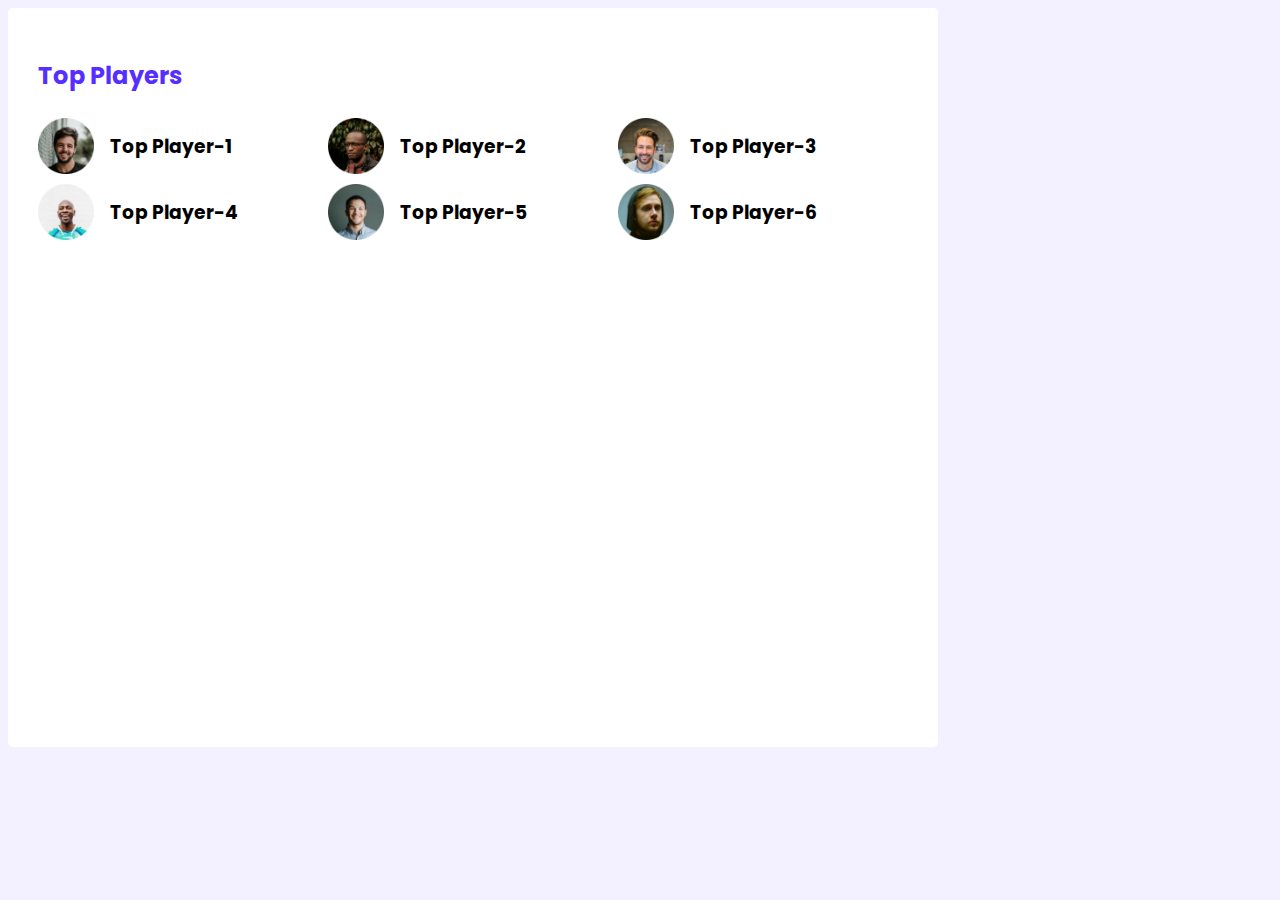
<file: module9-3/index.html>
<!DOCTYPE html>
<html lang="en">
  <head>
    <meta charset="UTF-8" />
    <meta http-equiv="X-UA-Compatible" content="IE=edge" />
    <meta name="viewport" content="width=device-width, initial-scale=1.0" />
    <title>Leader Board CSS3</title>
    <!-- css stylesheet -->
    <link rel="stylesheet" href="css/style.css" />
  </head>
  <body>
    <!-- header start -->
    <header></header>
    <!-- header end -->
    <main>
      <!-- top player & top blog start -->
      <section class="container">
        <div class="top-players">
          <h2 class="section-title">Top Players</h2>
          <div class="players">
            <div class="player">
              <img src="images/players/player-1.png" alt="" />
              <h3 class="player-name">Top Player-1</h3>
            </div>
            <div class="player">
              <img src="images/players/player-2.png" alt="" />
              <h3 class="player-name">Top Player-2</h3>
            </div>
            <div class="player">
              <img src="images/players/player-3.png" alt="" />
              <h3 class="player-name">Top Player-3</h3>
            </div>
            <div class="player">
              <img src="images/players/player-4.png" alt="" />
              <h3 class="player-name">Top Player-4</h3>
            </div>
            <div class="player">
              <img src="images/players/player-5.png" alt="" />
              <h3 class="player-name">Top Player-5</h3>
            </div>
            <div class="player">
              <img src="images/players/player-6.png" alt="" />
              <h3 class="player-name">Top Player-6</h3>
            </div>
          </div>
        </div>
      </section>
      <!-- top player & top blog end -->
    </main>
  </body>
</html>
</file>
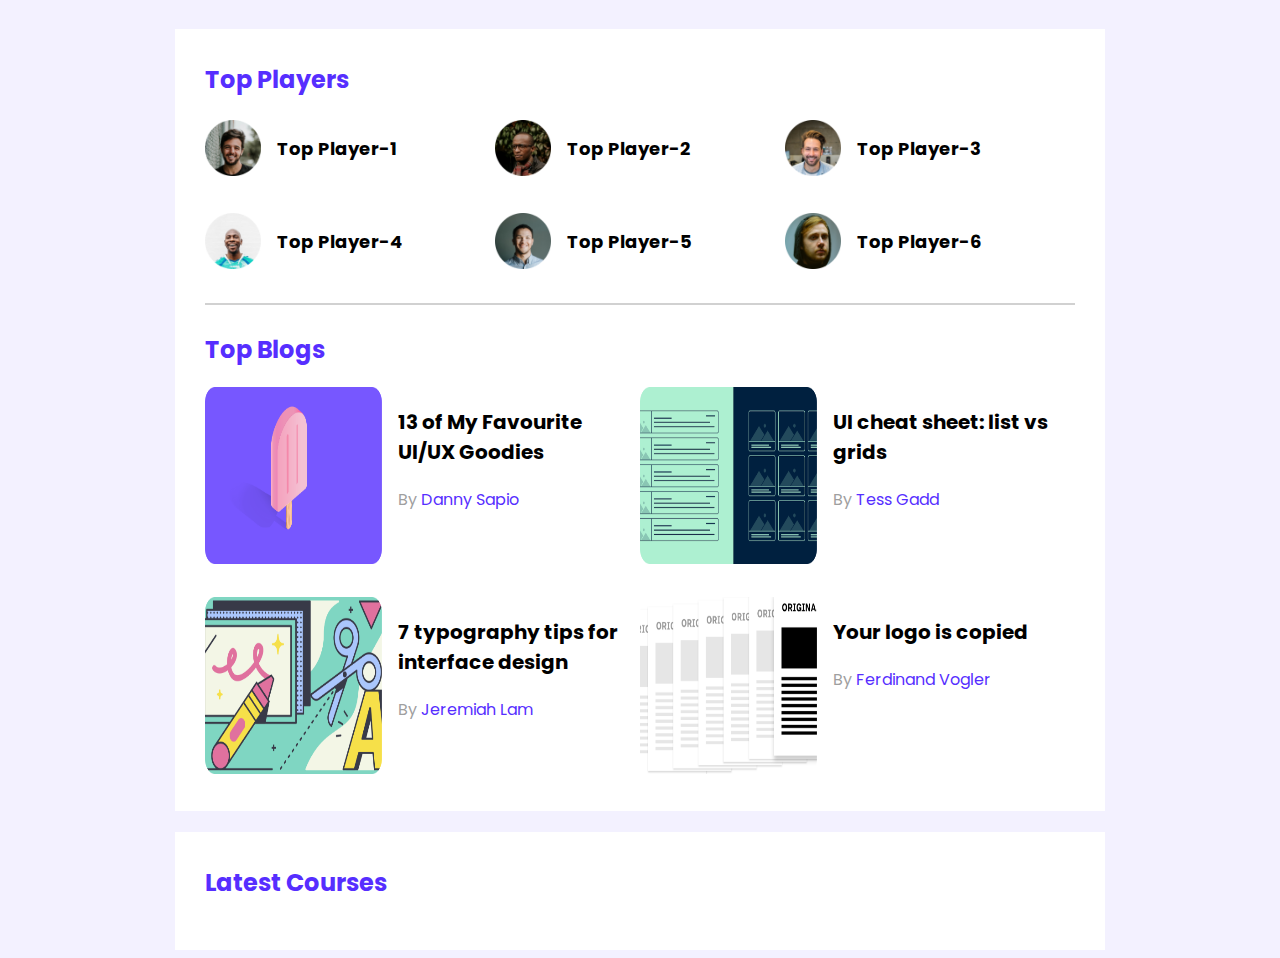
<file: module9-5/index.html>
<!DOCTYPE html>
<html lang="en">
  <head>
    <meta charset="UTF-8" />
    <meta http-equiv="X-UA-Compatible" content="IE=edge" />
    <meta name="viewport" content="width=device-width, initial-scale=1.0" />
    <title>Leader Board CSS3</title>
    <!-- css stylesheet -->
    <link rel="stylesheet" href="css/style.css" />
  </head>
  <body>
    <!-- header start -->
    <header></header>
    <!-- header end -->
    <main>
      <!-- top player & top blog start -->
      <section class="container">
        <div class="top-players">
          <h2 class="section-title">Top Players</h2>
          <div class="players">
            <div class="player">
              <img src="images/players/player-1.png" alt="" />
              <h3 class="player-name">Top Player-1</h3>
            </div>
            <div class="player">
              <img src="images/players/player-2.png" alt="" />
              <h3 class="player-name">Top Player-2</h3>
            </div>
            <div class="player">
              <img src="images/players/player-3.png" alt="" />
              <h3 class="player-name">Top Player-3</h3>
            </div>
            <div class="player">
              <img src="images/players/player-4.png" alt="" />
              <h3 class="player-name">Top Player-4</h3>
            </div>
            <div class="player">
              <img src="images/players/player-5.png" alt="" />
              <h3 class="player-name">Top Player-5</h3>
            </div>
            <div class="player">
              <img src="images/players/player-6.png" alt="" />
              <h3 class="player-name">Top Player-6</h3>
            </div>
          </div>
        </div>
        <hr />
        <!-- top blogs div start -->
        <div class="top-blogs">
          <h2 class="section-title">Top Blogs</h2>
          <div class="blogs">
            <article class="blog">
              <div class="thumbnail">
                <img src="images/blogs/blog-1.png" alt="" />
              </div>
              <div class="blog-info">
                <h3 class="blog-title">13 of My Favourite UI/UX Goodies</h3>
                <p class="blog-author">By <a href="">Danny Sapio</a></p>
              </div>
            </article>
            <article class="blog">
              <div class="thumbnail">
                <img src="images/blogs/blog-2.png" alt="" />
              </div>
              <div class="blog-info">
                <h3 class="blog-title">UI cheat sheet: list vs grids</h3>
                <p class="blog-author">By <a href="">Tess Gadd</a></p>
              </div>
            </article>
            <article class="blog">
              <div class="thumbnail">
                <img src="images/blogs/blog-3.png" alt="" />
              </div>
              <div class="blog-info">
                <h3 class="blog-title">
                  7 typography tips for interface design
                </h3>
                <p class="blog-author">By <a href="">Jeremiah Lam</a></p>
              </div>
            </article>
            <article class="blog">
              <div class="thumbnail">
                <img src="images/blogs/blog-4.png" alt="" />
              </div>
              <div class="blog-info">
                <h3 class="blog-title">Your logo is copied</h3>
                <p class="blog-author">By <a href="">Ferdinand Vogler</a></p>
              </div>
            </article>
          </div>
        </div>
      </section>
      <!-- top player & top blog end -->
      <!-- Latest Courses start -->
      <section class="container">
        <h2 class="section-title">Latest Courses</h2>
      </section>
      <!-- Latest Courses end -->
    </main>
  </body>
</html>
</file>
<file: module9-3/css/style.css>
/* poppins google fonts */
@import url("https://fonts.googleapis.com/css2?family=Poppins:wght@500&display=swap");
/* common styles or utilities */
body {
  font-family: "Poppins", sans-serif;
  background-color: #f3f1ff;
}
main {
  display: flex;
}
.container {
  background-color: #ffffff;
  width: 870px;
  height: 679px;
  top: 130px;
  left: 285px;
  border-radius: 5px;
  padding: 30px;
  /* margin: 0 auto; */
}

/* top player style */
.section-title {
  color: #562eff;
  font-size: 24px;
}
.players {
  display: grid;
  grid-template-columns: repeat(3, 1fr);
  /* grid-template-columns: 1fr 1fr 1fr; */
}
.player {
  display: flex;
  align-items: center;
}
.player img {
  width: 56px;
  height: 56px;
}
.player-name {
  margin-left: 16px;
}
</file>
<file: module9-5/css/style.css>
/* poppins google fonts */
@import url("https://fonts.googleapis.com/css2?family=Poppins:wght@500&display=swap");
/* common styles or utilities */
body {
  font-family: "Poppins", sans-serif;
  background-color: #f3f1ff;
}
main {
  display: flex;
  flex-direction: column;
  align-items: center;
}
.container {
  background-color: #ffffff;
  width: 870px;
  padding: 30px;
  margin-top: 21px;
  /* height: 679px;
  top: 130px;
  left: 285px;
  border-radius: 5px; */
  /* margin: 0 auto; */
}
hr {
  border: 1px solid #d1d1d1;
  margin-bottom: 27px;
}

/* top player style */
.top-players {
  margin-bottom: 30px;
}
.section-title {
  color: #562eff;
  font-size: 24px;
  margin-top: 3px;
}
.players {
  display: grid;
  grid-template-columns: repeat(3, 1fr);
  /* grid-template-columns: 1fr 1fr 1fr; */
  grid-row-gap: 30px;
}
.player {
  display: flex;
  align-items: center;
}
.player img {
  width: 56px;
  height: 56px;
}
.player-name {
  margin-left: 16px;
  font-size: 18px;
}
/* top blogs styles */
.blogs {
  display: grid;
  grid-template-columns: repeat(2, 1fr);
  grid-row-gap: 26px;
}
.blog {
  display: flex;
}
.blog .thumbnail img {
  width: 177px;
  height: 177px;
}
.blog-info {
  margin-left: 16px;
}
.blog-title {
  font-size: 20px;
}
.blog-author {
  color: #9f9f9f;
  font-size: 16px;
}
.blog-author a {
  text-decoration: none;
  font-size: 16px;
  color: #562eff;
}
</file>
